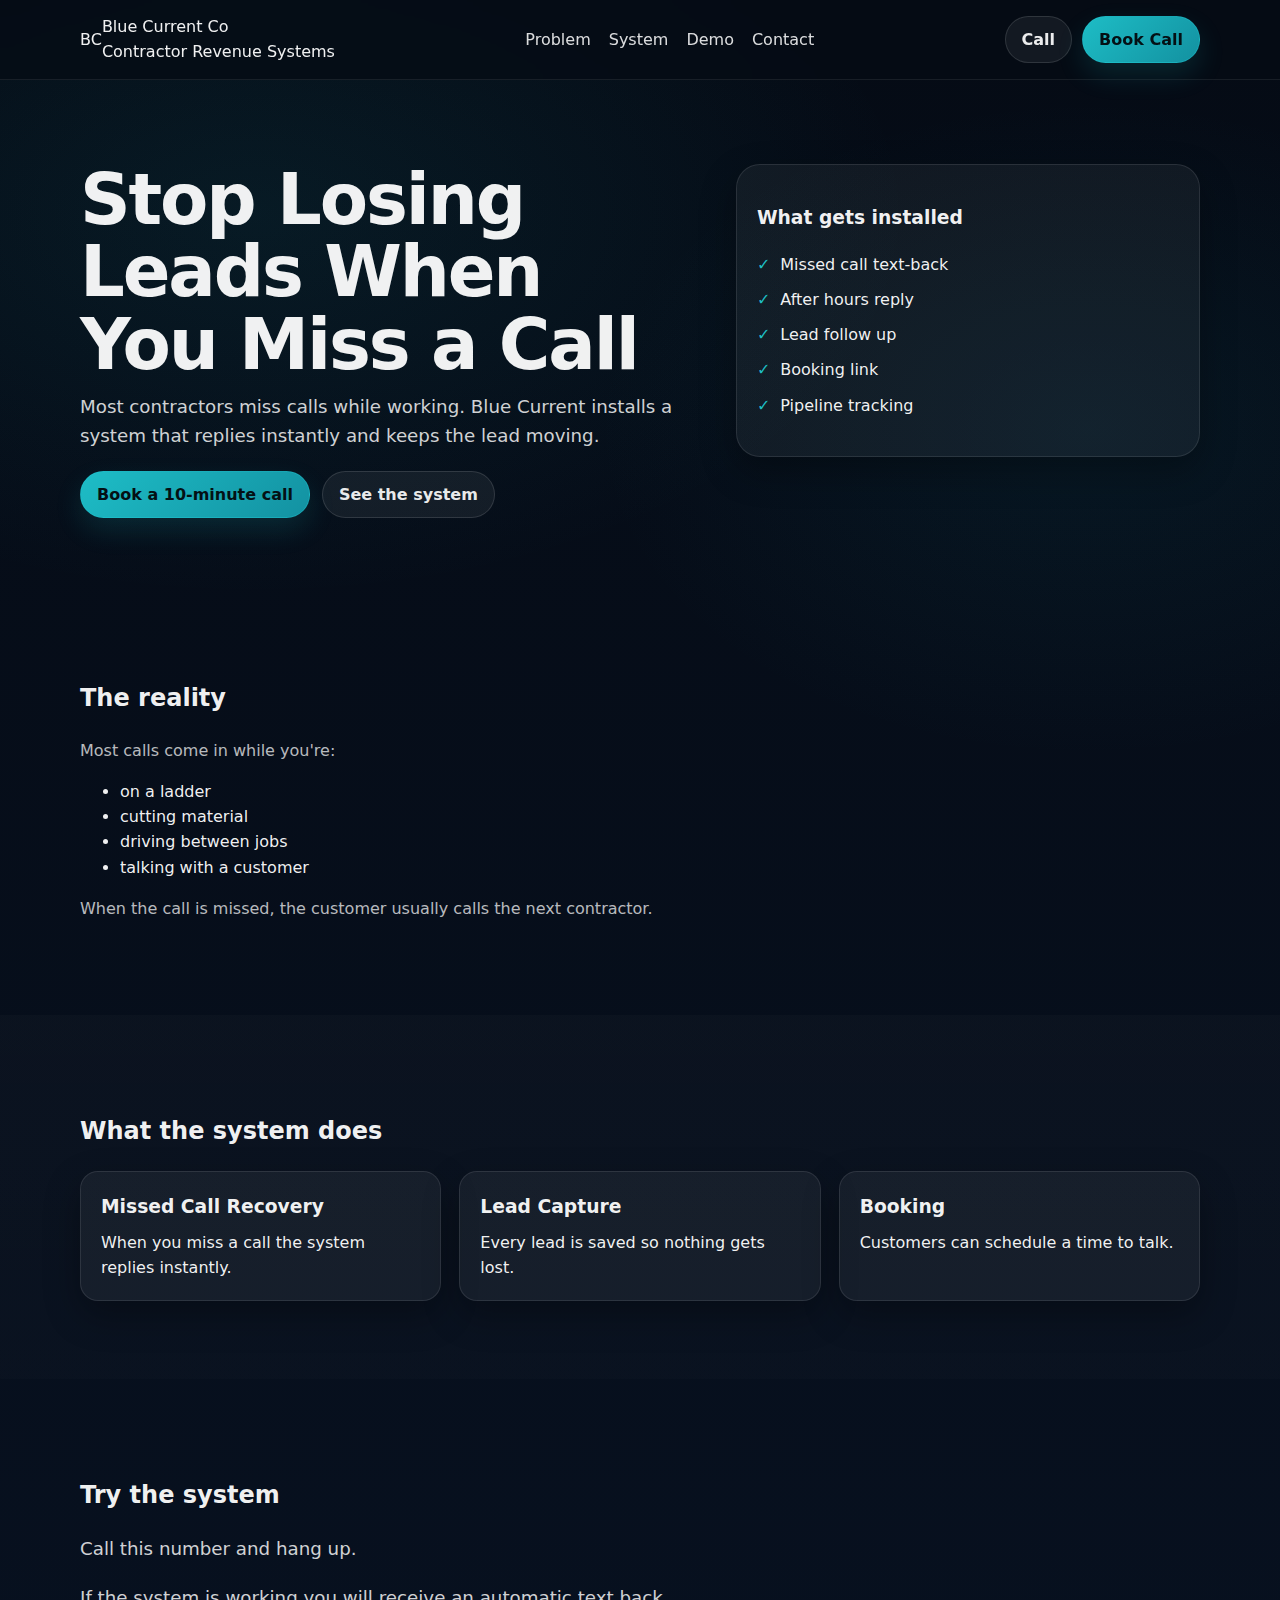
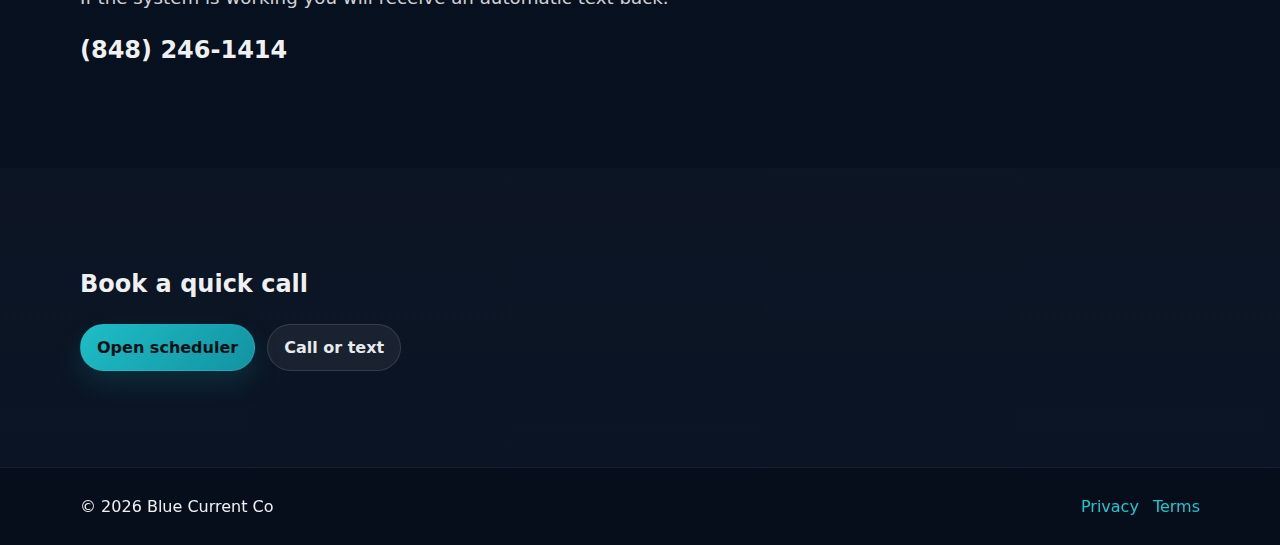
<file: index.html>
<!DOCTYPE html>
<html lang="en">
<head>
<meta charset="UTF-8">
<meta name="viewport" content="width=device-width, initial-scale=1.0">

<title>Missed Call Text Back for Contractors | Blue Current Co</title>

<meta name="description" content="Stop losing contractor leads when you miss a call. Blue Current installs missed-call text-back and follow-up systems so contractors stop leaking revenue.">

<link rel="stylesheet" href="./styles.css">
</head>

<body>

<header class="nav">
<div class="container nav__inner">

<div class="brand">
<div class="brand__mark">BC</div>
<div>
<div class="brand__name">Blue Current Co</div>
<div class="brand__tag">Contractor Revenue Systems</div>
</div>
</div>

<nav class="nav__links">
<a href="#problem">Problem</a>
<a href="#system">System</a>
<a href="#demo">Demo</a>
<a href="#contact">Contact</a>
</nav>

<div class="nav__cta">
<a class="btn btn--ghost" href="tel:+18482461414">Call</a>
<a class="btn btn--primary" href="#contact">Book Call</a>
</div>

</div>
</header>

<section class="hero">

<div class="container hero__grid">

<div>

<h1>Stop Losing Leads When You Miss a Call</h1>

<p class="lead">
Most contractors miss calls while working. Blue Current installs a system that replies instantly and keeps the lead moving.
</p>

<div class="hero__actions">
<a class="btn btn--primary" href="#contact">Book a 10-minute call</a>
<a class="btn btn--ghost" href="#system">See the system</a>
</div>

</div>

<div class="hero__card">

<h3>What gets installed</h3>

<ul class="checklist">
<li>Missed call text-back</li>
<li>After hours reply</li>
<li>Lead follow up</li>
<li>Booking link</li>
<li>Pipeline tracking</li>
</ul>

</div>

</div>

</section>

<section id="problem" class="section">

<div class="container">

<h2>The reality</h2>

<p class="muted">
Most calls come in while you're:
</p>

<ul class="bullets">
<li>on a ladder</li>
<li>cutting material</li>
<li>driving between jobs</li>
<li>talking with a customer</li>
</ul>

<p class="muted">
When the call is missed, the customer usually calls the next contractor.
</p>

</div>

</section>

<section id="system" class="section section--alt">

<div class="container">

<h2>What the system does</h2>

<div class="grid grid--3">

<div class="card">
<h3>Missed Call Recovery</h3>
<p>When you miss a call the system replies instantly.</p>
</div>

<div class="card">
<h3>Lead Capture</h3>
<p>Every lead is saved so nothing gets lost.</p>
</div>

<div class="card">
<h3>Booking</h3>
<p>Customers can schedule a time to talk.</p>
</div>

</div>

</div>

</section>

<section id="demo" class="section">

<div class="container">

<h2>Try the system</h2>

<p class="lead">
Call this number and hang up.
</p>

<p class="lead">
If the system is working you will receive an automatic text back.
</p>

<h2>(848) 246-1414</h2>

</div>

</section>

<section id="contact" class="section section--alt">

<div class="container">

<h2>Book a quick call</h2>

<div class="hero__actions">

<a class="btn btn--primary"
href="https://api.leadconnectorhq.com/widget/booking/3xIjQHhsnJEgyxwOATMp"
target="_blank">
Open scheduler
</a>

<a class="btn btn--ghost" href="tel:+18482461414">
Call or text
</a>

</div>

</div>

</section>

<footer class="footer">

<div class="container footer__inner">

<div>© <span id="year"></span> Blue Current Co</div>

<div class="footer__links">
<a href="./privacy.html">Privacy</a>
<a href="./terms.html">Terms</a>
</div>

</div>

</footer>

<script src="./script.js"></script>

</body>
</html>
</file>
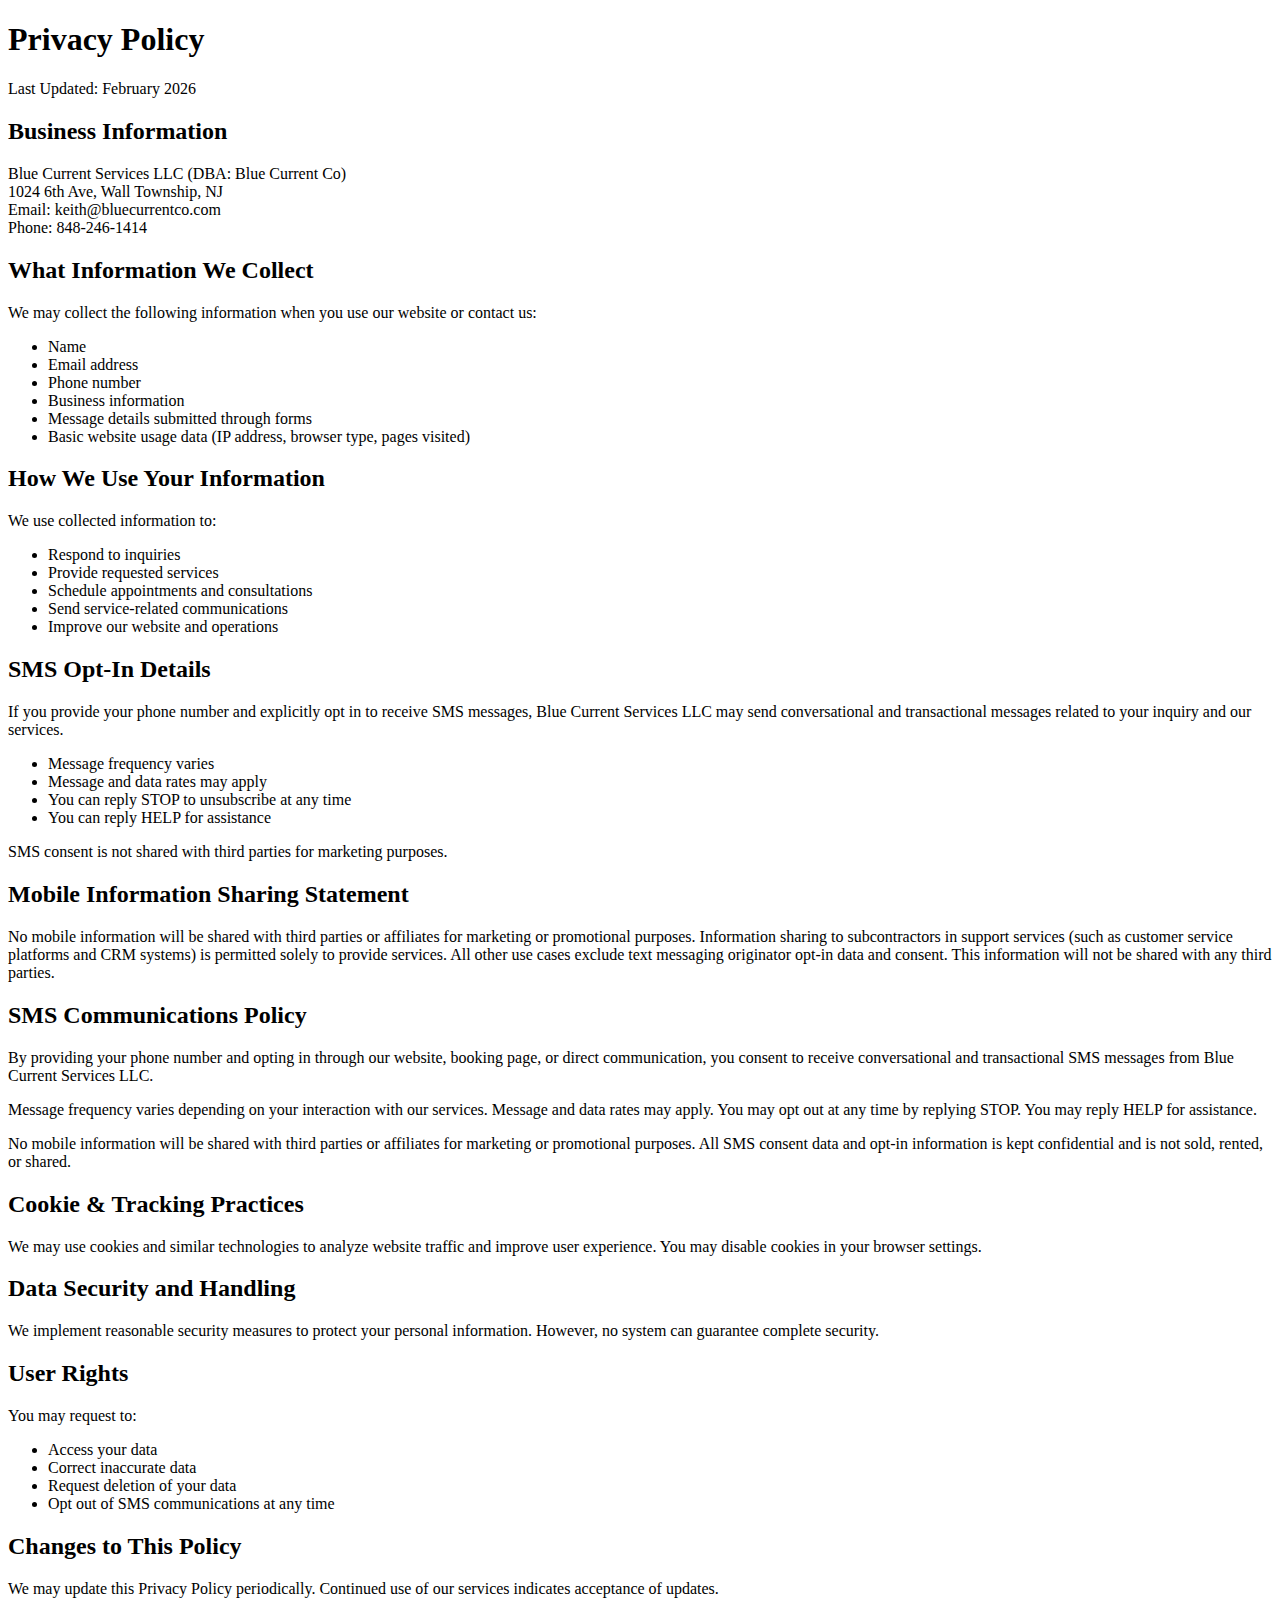
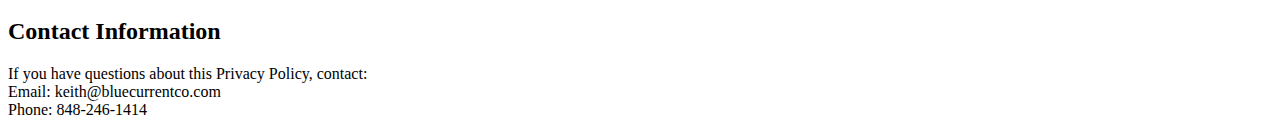
<file: privacy.html>
<!DOCTYPE html>
<html lang="en">
<head>
  <meta charset="UTF-8">
  <title>Privacy Policy | Blue Current Services LLC</title>
  <meta name="viewport" content="width=device-width, initial-scale=1.0">
</head>
<body>

<h1>Privacy Policy</h1>
<p>Last Updated: February 2026</p>

<h2>Business Information</h2>
<p>
Blue Current Services LLC (DBA: Blue Current Co)<br>
1024 6th Ave, Wall Township, NJ<br>
Email: keith@bluecurrentco.com<br>
Phone: 848-246-1414
</p>

<h2>What Information We Collect</h2>
<p>We may collect the following information when you use our website or contact us:</p>
<ul>
<li>Name</li>
<li>Email address</li>
<li>Phone number</li>
<li>Business information</li>
<li>Message details submitted through forms</li>
<li>Basic website usage data (IP address, browser type, pages visited)</li>
</ul>

<h2>How We Use Your Information</h2>
<p>We use collected information to:</p>
<ul>
<li>Respond to inquiries</li>
<li>Provide requested services</li>
<li>Schedule appointments and consultations</li>
<li>Send service-related communications</li>
<li>Improve our website and operations</li>
</ul>

<h2>SMS Opt-In Details</h2>
<p>
If you provide your phone number and explicitly opt in to receive SMS messages, 
Blue Current Services LLC may send conversational and transactional messages 
related to your inquiry and our services.
</p>

<ul>
<li>Message frequency varies</li>
<li>Message and data rates may apply</li>
<li>You can reply STOP to unsubscribe at any time</li>
<li>You can reply HELP for assistance</li>
</ul>

<p>
SMS consent is not shared with third parties for marketing purposes.
</p>

<h2>Mobile Information Sharing Statement</h2>
<p>
No mobile information will be shared with third parties or affiliates for marketing 
or promotional purposes. Information sharing to subcontractors in support services 
(such as customer service platforms and CRM systems) is permitted solely to provide services.
All other use cases exclude text messaging originator opt-in data and consent.
This information will not be shared with any third parties.
</p>

<h2>SMS Communications Policy</h2>
<p>
By providing your phone number and opting in through our website, booking page, or direct communication,
you consent to receive conversational and transactional SMS messages from Blue Current Services LLC.
</p>

<p>
Message frequency varies depending on your interaction with our services.
Message and data rates may apply.
You may opt out at any time by replying STOP.
You may reply HELP for assistance.
</p>

<p>
No mobile information will be shared with third parties or affiliates for marketing or promotional purposes.
All SMS consent data and opt-in information is kept confidential and is not sold, rented, or shared.
</p>

<h2>Cookie & Tracking Practices</h2>
<p>
We may use cookies and similar technologies to analyze website traffic and improve user experience.
You may disable cookies in your browser settings.
</p>

<h2>Data Security and Handling</h2>
<p>
We implement reasonable security measures to protect your personal information.
However, no system can guarantee complete security.
</p>

<h2>User Rights</h2>
<p>You may request to:</p>
<ul>
<li>Access your data</li>
<li>Correct inaccurate data</li>
<li>Request deletion of your data</li>
<li>Opt out of SMS communications at any time</li>
</ul>

<h2>Changes to This Policy</h2>
<p>
We may update this Privacy Policy periodically. Continued use of our services
indicates acceptance of updates.
</p>

<h2>Contact Information</h2>
<p>
If you have questions about this Privacy Policy, contact:<br>
Email: keith@bluecurrentco.com<br>
Phone: 848-246-1414
</p>

</body>
</html>
</file>
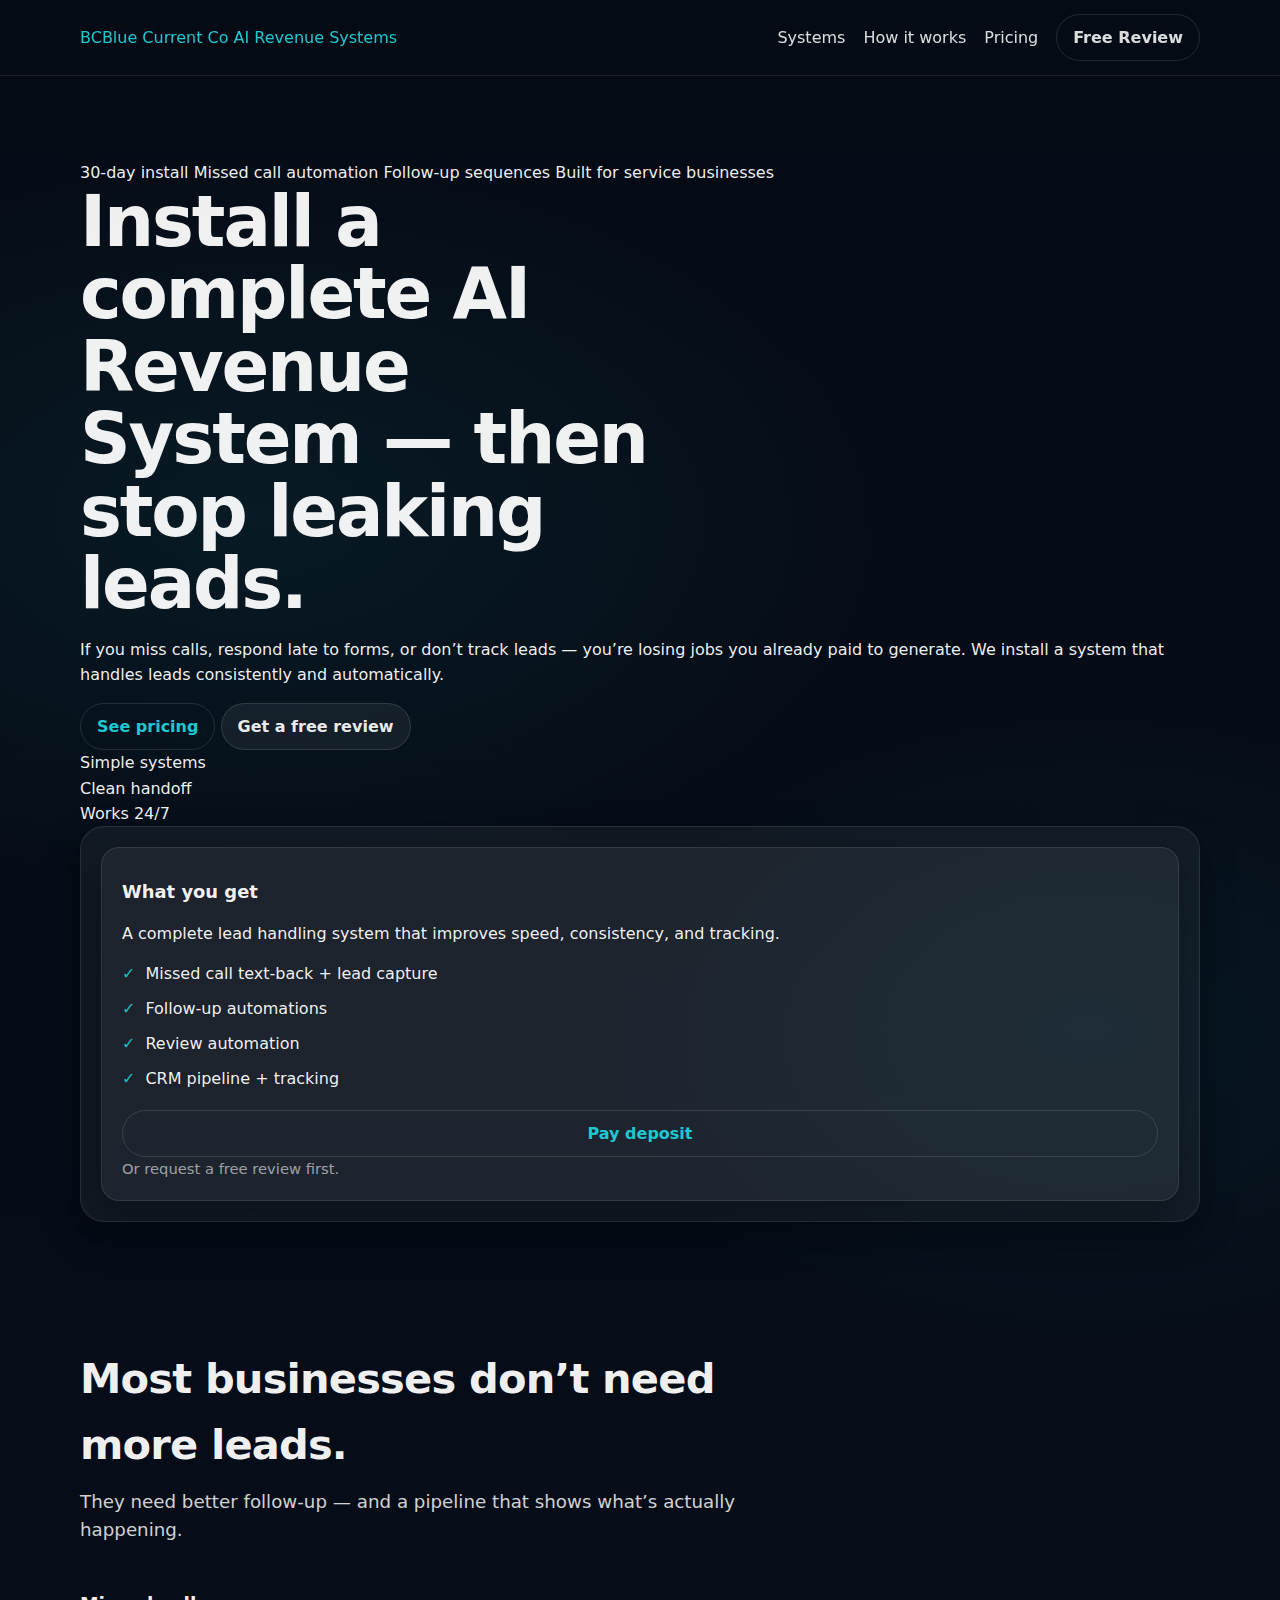
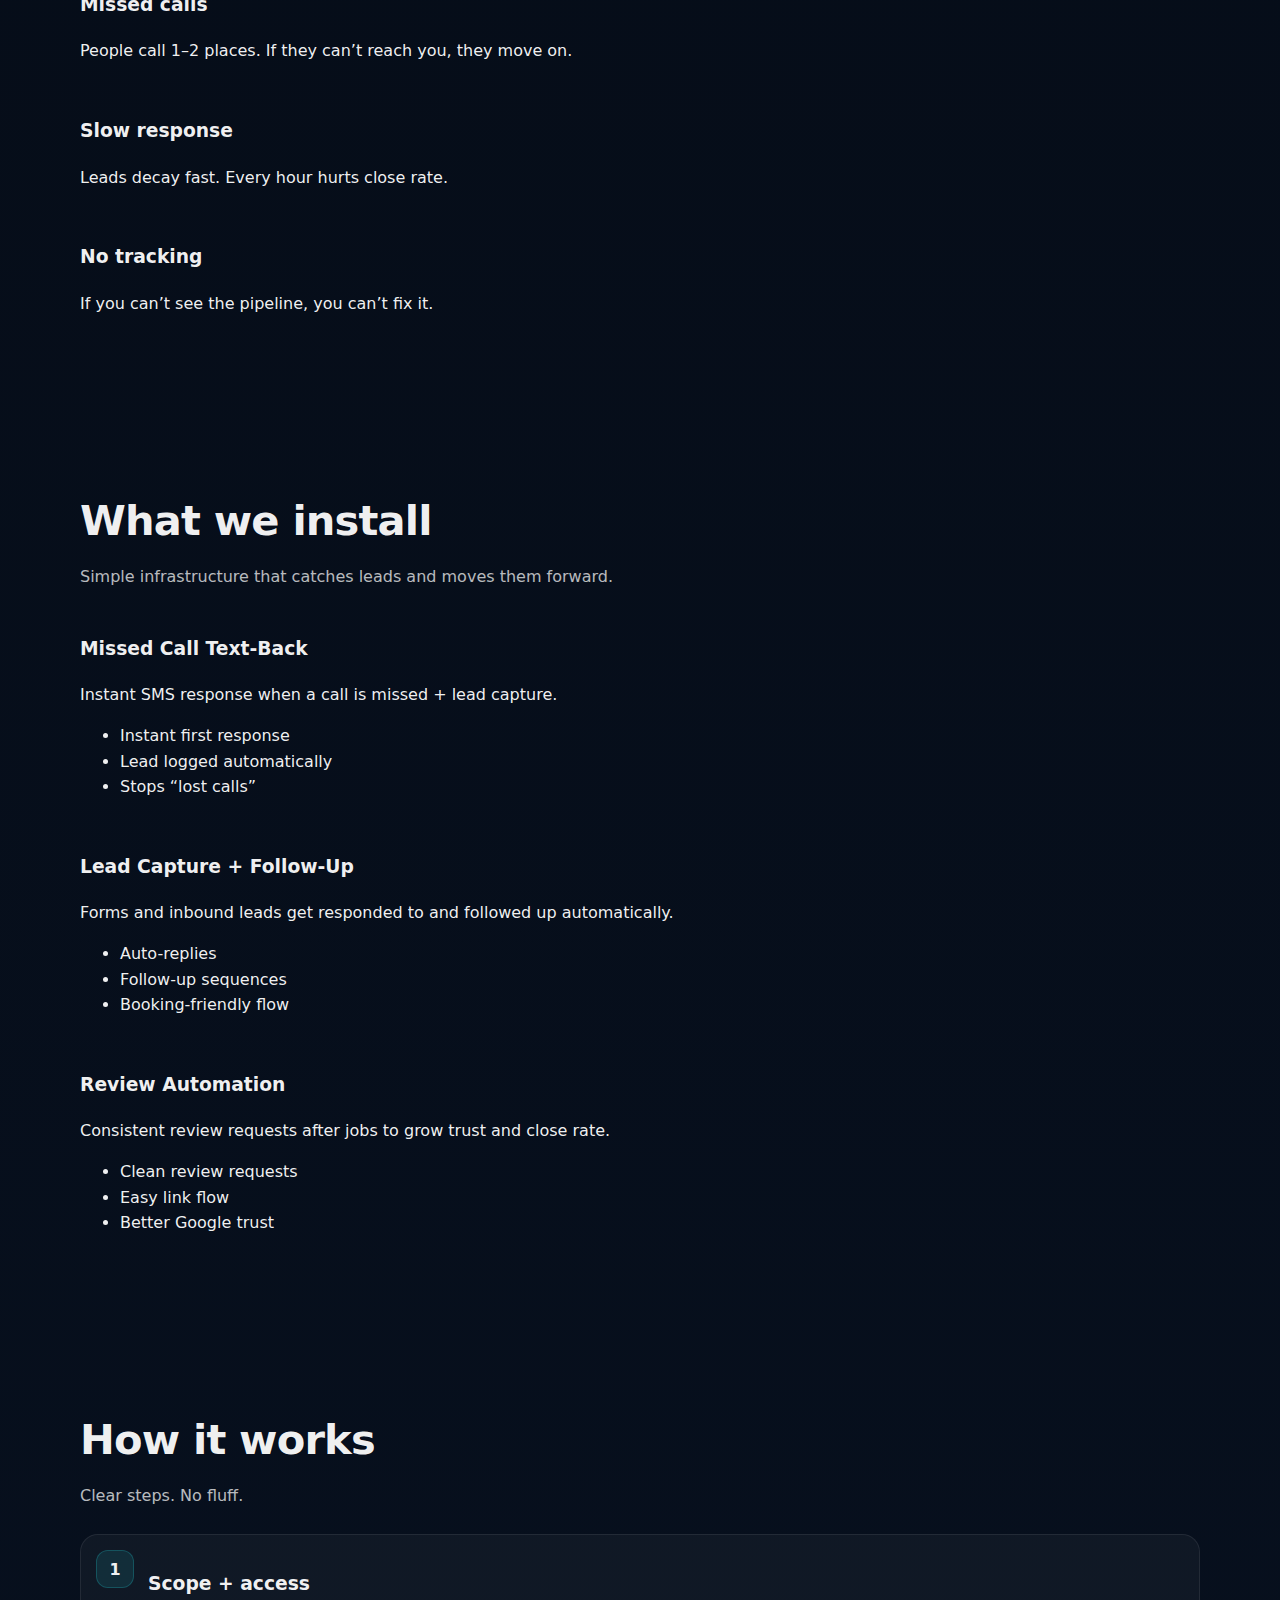
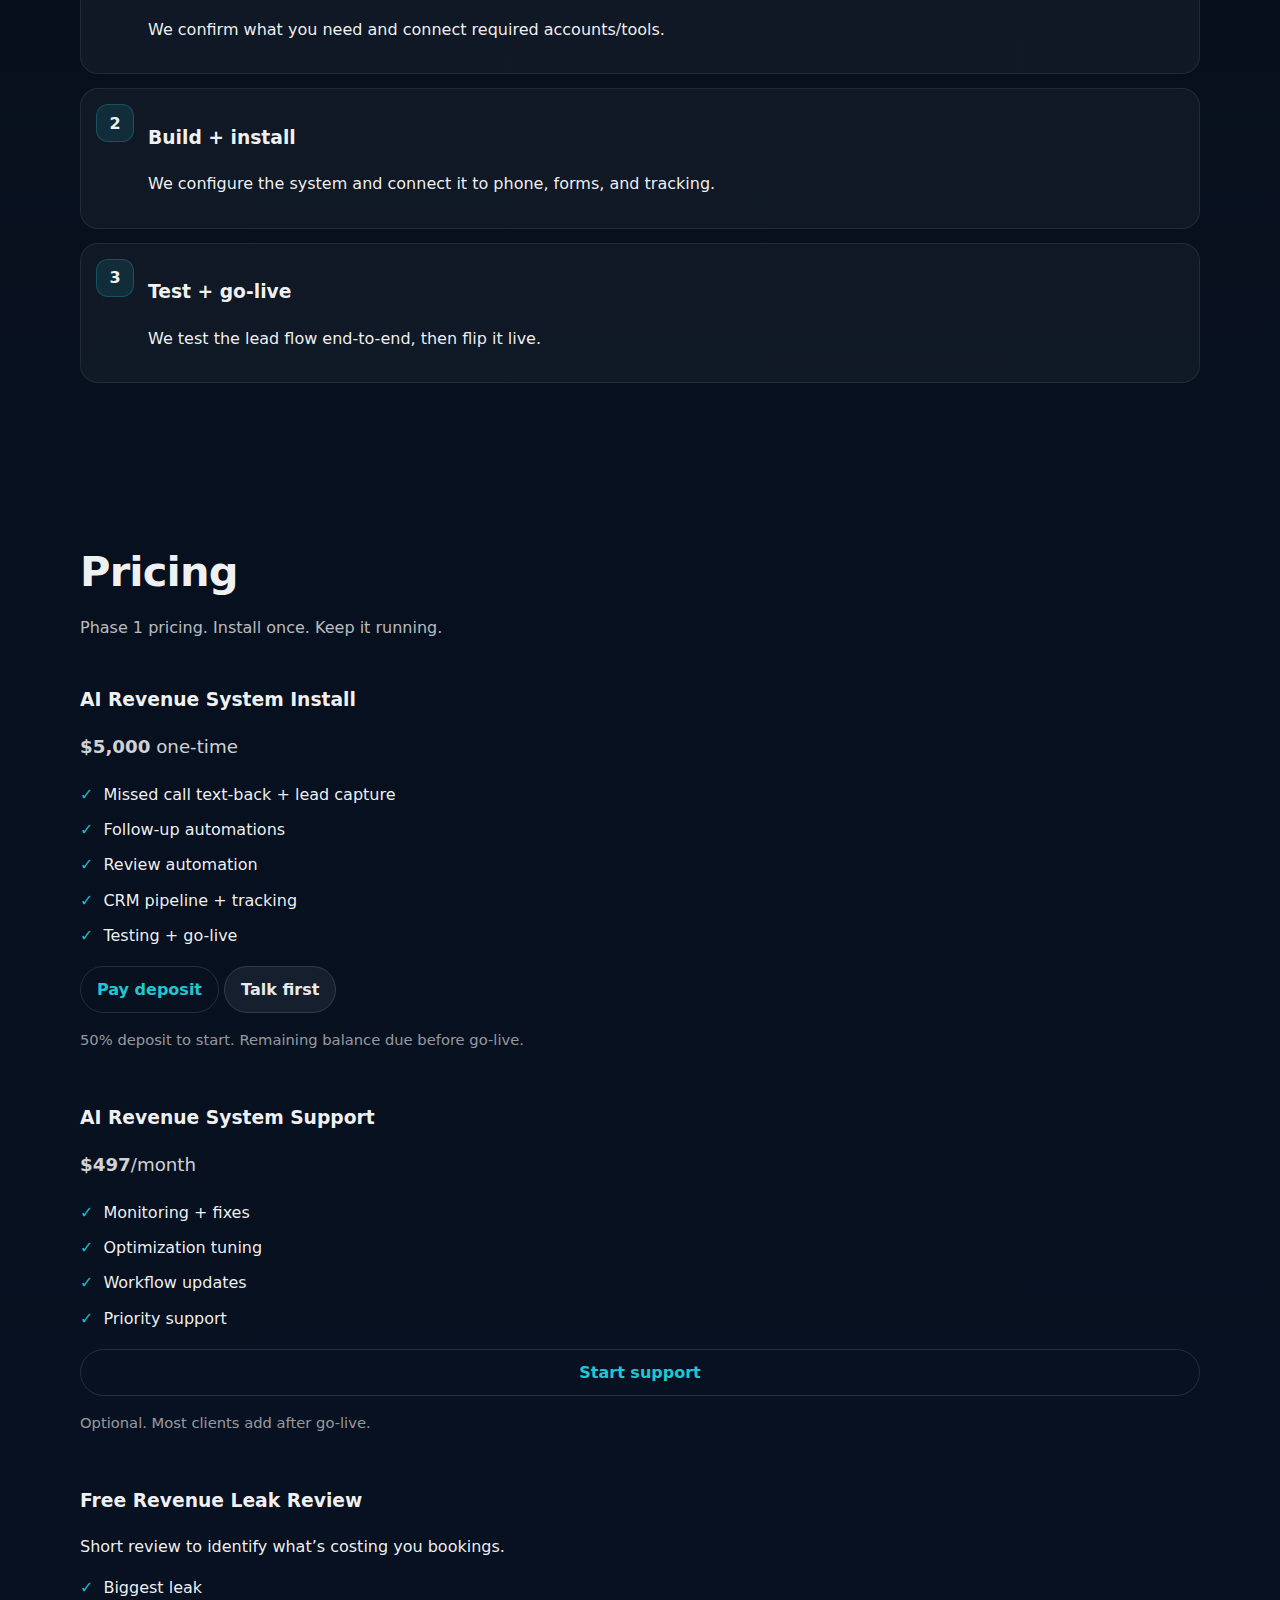
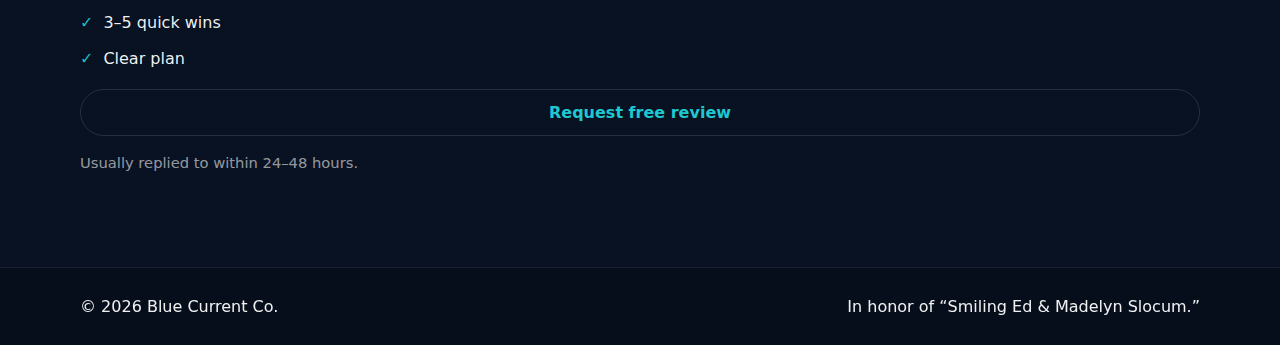
<file: revenue-system.html>
<!DOCTYPE html>
<html lang="en">
  <head>
    <meta charset="UTF-8" />
    <meta name="viewport" content="width=device-width, initial-scale=1.0" />
    <title>AI Revenue System Install | Blue Current Co</title>
    <meta
      name="description"
      content="AI Revenue System Install for service businesses: missed call text-back, lead follow-up automation, review automation, and pipeline tracking."
    />
    <link rel="stylesheet" href="styles.css" />
  </head>

  <body>
    <!-- NAV -->
    <header class="nav">
      <div class="container nav__inner">
        <a class="brand" href="/">
          <span class="brand__mark" aria-hidden="true">BC</span>
          <span class="brand__text">
            <span class="brand__name">Blue Current Co</span>
            <span class="brand__tag">AI Revenue Systems</span>
          </span>
        </a>

        <nav class="nav__links" aria-label="Primary navigation">
          <a href="/#systems">Systems</a>
          <a href="/#how">How it works</a>
          <a href="#pricing">Pricing</a>
          <a href="/#contact" class="btn btn--small">Free Review</a>
        </nav>

        <!-- Mobile menu button -->
        <button
          class="nav__toggle"
          type="button"
          aria-label="Open menu"
          aria-controls="mobileNav"
          aria-expanded="false"
        >
          <span class="nav__toggleBars" aria-hidden="true"></span>
        </button>
      </div>

      <!-- Mobile dropdown -->
      <div class="nav__mobile" id="mobileNav" hidden>
        <div class="container nav__mobileInner">
          <a href="/#systems" class="nav__mobileLink">Systems</a>
          <a href="/#how" class="nav__mobileLink">How it works</a>
          <a href="#pricing" class="nav__mobileLink">Pricing</a>
          <a href="/#contact" class="btn btn--full">Free Review</a>
        </div>
      </div>
    </header>

    <main>
      <!-- HERO -->
      <section class="hero">
        <div class="container hero__inner">
          <div class="hero__copy">
            <div class="badge-row">
              <span class="badge">30-day install</span>
              <span class="badge">Missed call automation</span>
              <span class="badge">Follow-up sequences</span>
              <span class="badge badge--rugged">Built for service businesses</span>
            </div>

            <h1>Install a complete AI Revenue System — then stop leaking leads.</h1>

            <p class="subhead">
              If you miss calls, respond late to forms, or don’t track leads — you’re losing jobs you already paid to
              generate. We install a system that handles leads consistently and automatically.
            </p>

            <div class="cta-row">
              <a class="btn" href="#pricing">See pricing</a>
              <a class="btn btn--ghost" href="/#contact">Get a free review</a>
            </div>

            <div class="trust-row">
              <div class="trust-pill">Simple systems</div>
              <div class="trust-pill">Clean handoff</div>
              <div class="trust-pill">Works 24/7</div>
            </div>
          </div>

          <aside class="hero__card">
            <div class="card">
              <h2 class="card__title">What you get</h2>
              <p class="card__text">A complete lead handling system that improves speed, consistency, and tracking.</p>

              <ul class="checklist">
                <li>Missed call text-back + lead capture</li>
                <li>Follow-up automations</li>
                <li>Review automation</li>
                <li>CRM pipeline + tracking</li>
              </ul>

              <a class="btn btn--full" href="PASTE_DEPOSIT_LINK_HERE" target="_blank" rel="noopener">Pay deposit</a>
              <p class="tiny muted">Or request a free review first.</p>
            </div>
          </aside>
        </div>
      </section>

      <!-- PROBLEM -->
      <section class="section section--muted">
        <div class="container">
          <div class="section__head">
            <h2>Most businesses don’t need more leads.</h2>
            <p class="lead">They need better follow-up — and a pipeline that shows what’s actually happening.</p>
          </div>

          <div class="grid">
            <div class="tile">
              <h3>Missed calls</h3>
              <p>People call 1–2 places. If they can’t reach you, they move on.</p>
            </div>
            <div class="tile">
              <h3>Slow response</h3>
              <p>Leads decay fast. Every hour hurts close rate.</p>
            </div>
            <div class="tile">
              <h3>No tracking</h3>
              <p>If you can’t see the pipeline, you can’t fix it.</p>
            </div>
          </div>
        </div>
      </section>

      <!-- WHAT WE INSTALL -->
      <section class="section" id="included">
        <div class="container">
          <div class="section__head">
            <h2>What we install</h2>
            <p class="muted">Simple infrastructure that catches leads and moves them forward.</p>
          </div>

          <div class="grid">
            <article class="tile">
              <h3>Missed Call Text-Back</h3>
              <p>Instant SMS response when a call is missed + lead capture.</p>
              <ul class="bullets">
                <li>Instant first response</li>
                <li>Lead logged automatically</li>
                <li>Stops “lost calls”</li>
              </ul>
            </article>

            <article class="tile">
              <h3>Lead Capture + Follow-Up</h3>
              <p>Forms and inbound leads get responded to and followed up automatically.</p>
              <ul class="bullets">
                <li>Auto-replies</li>
                <li>Follow-up sequences</li>
                <li>Booking-friendly flow</li>
              </ul>
            </article>

            <article class="tile">
              <h3>Review Automation</h3>
              <p>Consistent review requests after jobs to grow trust and close rate.</p>
              <ul class="bullets">
                <li>Clean review requests</li>
                <li>Easy link flow</li>
                <li>Better Google trust</li>
              </ul>
            </article>
          </div>
        </div>
      </section>

      <!-- HOW IT WORKS -->
      <section class="section section--muted" id="how">
        <div class="container">
          <div class="section__head">
            <h2>How it works</h2>
            <p class="muted">Clear steps. No fluff.</p>
          </div>

          <div class="steps">
            <div class="step">
              <div class="step__num">1</div>
              <div>
                <h3>Scope + access</h3>
                <p>We confirm what you need and connect required accounts/tools.</p>
              </div>
            </div>

            <div class="step">
              <div class="step__num">2</div>
              <div>
                <h3>Build + install</h3>
                <p>We configure the system and connect it to phone, forms, and tracking.</p>
              </div>
            </div>

            <div class="step">
              <div class="step__num">3</div>
              <div>
                <h3>Test + go-live</h3>
                <p>We test the lead flow end-to-end, then flip it live.</p>
              </div>
            </div>
          </div>
        </div>
      </section>

      <!-- PRICING -->
      <section class="section" id="pricing">
        <div class="container">
          <div class="section__head">
            <h2>Pricing</h2>
            <p class="muted">Phase 1 pricing. Install once. Keep it running.</p>
          </div>

          <div class="grid">
            <article class="tile">
              <h3>AI Revenue System Install</h3>
              <p class="lead"><strong>$5,000</strong> one-time</p>
              <ul class="checklist">
                <li>Missed call text-back + lead capture</li>
                <li>Follow-up automations</li>
                <li>Review automation</li>
                <li>CRM pipeline + tracking</li>
                <li>Testing + go-live</li>
              </ul>

              <div class="cta-row" style="margin-top: 14px;">
                <a class="btn" href="https://buy.stripe.com/8x23cw6z66HSad761H7kc00" target="_blank" rel="noopener">Pay deposit</a>
                <a class="btn btn--ghost" href="/#contact">Talk first</a>
              </div>

              <p class="tiny muted">50% deposit to start. Remaining balance due before go-live.</p>
            </article>

            <article class="tile">
              <h3>AI Revenue System Support</h3>
              <p class="lead"><strong>$497</strong>/month</p>
              <ul class="checklist">
                <li>Monitoring + fixes</li>
                <li>Optimization tuning</li>
                <li>Workflow updates</li>
                <li>Priority support</li>
              </ul>

              <a class="btn btn--full" href="PASTE_SUPPORT_LINK_HERE" target="_blank" rel="noopener">Start support</a>
              <p class="tiny muted">Optional. Most clients add after go-live.</p>
            </article>

            <article class="tile">
              <h3>Free Revenue Leak Review</h3>
              <p>Short review to identify what’s costing you bookings.</p>
              <ul class="checklist">
                <li>Biggest leak</li>
                <li>3–5 quick wins</li>
                <li>Clear plan</li>
              </ul>
              <a class="btn btn--full" href="/#contact">Request free review</a>
              <p class="tiny muted">Usually replied to within 24–48 hours.</p>
            </article>
          </div>
        </div>
      </section>
    </main>

    <footer class="footer">
      <div class="container footer__inner">
        <div>© <span id="year"></span> Blue Current Co.</div>
        <div class="footer__right">In honor of “Smiling Ed & Madelyn Slocum.”</div>
      </div>
    </footer>

    <script>
      document.getElementById("year").textContent = new Date().getFullYear();

      // Mobile nav toggle
      const btn = document.querySelector(".nav__toggle");
      const panel = document.getElementById("mobileNav");

      if (btn && panel) {
        const close = () => {
          btn.setAttribute("aria-expanded", "false");
          btn.setAttribute("aria-label", "Open menu");
          panel.hidden = true;
        };
        const open = () => {
          btn.setAttribute("aria-expanded", "true");
          btn.setAttribute("aria-label", "Close menu");
          panel.hidden = false;
        };

        btn.addEventListener("click", () => {
          const expanded = btn.getAttribute("aria-expanded") === "true";
          expanded ? close() : open();
        });

        panel.addEventListener("click", (e) => {
          if (e.target && e.target.matches("a")) close();
        });

        document.addEventListener("keydown", (e) => {
          if (e.key === "Escape") close();
        });
      }
    </script>
  </body>
</html>
</file>
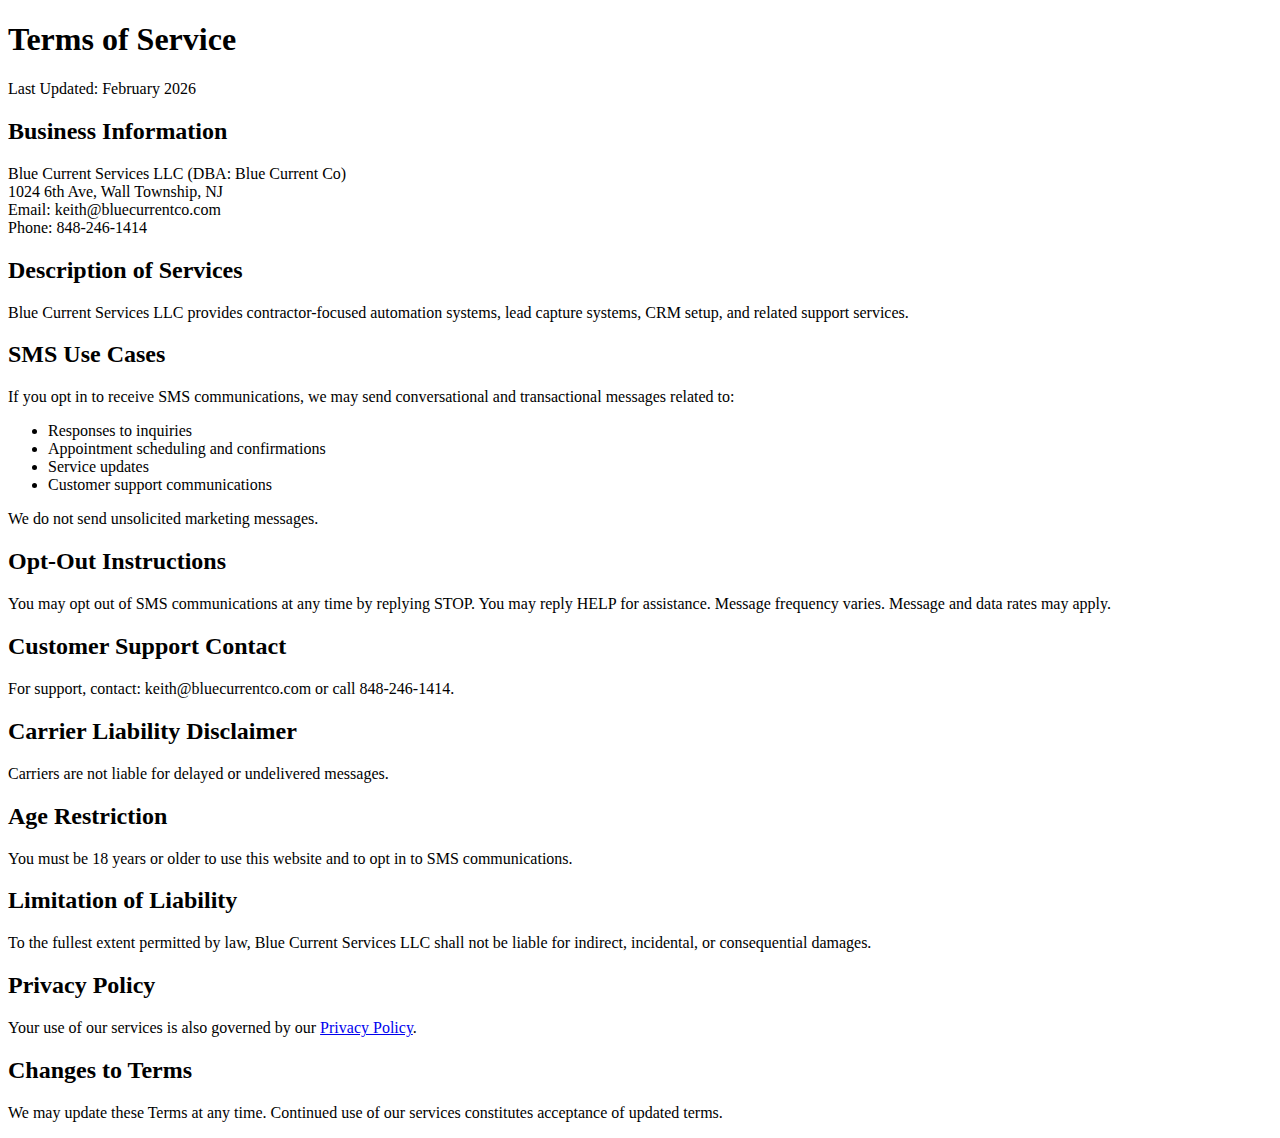
<file: terms.html>
<!DOCTYPE html>
<html lang="en">
<head>
  <meta charset="UTF-8">
  <title>Terms of Service | Blue Current Services LLC</title>
  <meta name="viewport" content="width=device-width, initial-scale=1.0">
</head>
<body>

<h1>Terms of Service</h1>
<p>Last Updated: February 2026</p>

<h2>Business Information</h2>
<p>
Blue Current Services LLC (DBA: Blue Current Co)<br>
1024 6th Ave, Wall Township, NJ<br>
Email: keith@bluecurrentco.com<br>
Phone: 848-246-1414
</p>

<h2>Description of Services</h2>
<p>
Blue Current Services LLC provides contractor-focused automation systems, 
lead capture systems, CRM setup, and related support services.
</p>

<h2>SMS Use Cases</h2>
<p>
If you opt in to receive SMS communications, we may send conversational 
and transactional messages related to:
</p>

<ul>
<li>Responses to inquiries</li>
<li>Appointment scheduling and confirmations</li>
<li>Service updates</li>
<li>Customer support communications</li>
</ul>

<p>
We do not send unsolicited marketing messages.
</p>

<h2>Opt-Out Instructions</h2>
<p>
You may opt out of SMS communications at any time by replying STOP.
You may reply HELP for assistance.
Message frequency varies.
Message and data rates may apply.
</p>

<h2>Customer Support Contact</h2>
<p>
For support, contact:
keith@bluecurrentco.com
or call 848-246-1414.
</p>

<h2>Carrier Liability Disclaimer</h2>
<p>
Carriers are not liable for delayed or undelivered messages.
</p>

<h2>Age Restriction</h2>
<p>
You must be 18 years or older to use this website and to opt in to SMS communications.
</p>

<h2>Limitation of Liability</h2>
<p>
To the fullest extent permitted by law, Blue Current Services LLC 
shall not be liable for indirect, incidental, or consequential damages.
</p>

<h2>Privacy Policy</h2>
<p>
Your use of our services is also governed by our 
<a href="privacy.html">Privacy Policy</a>.
</p>

<h2>Changes to Terms</h2>
<p>
We may update these Terms at any time. Continued use of our services 
constitutes acceptance of updated terms.
</p>

</body>
</html>
</file>
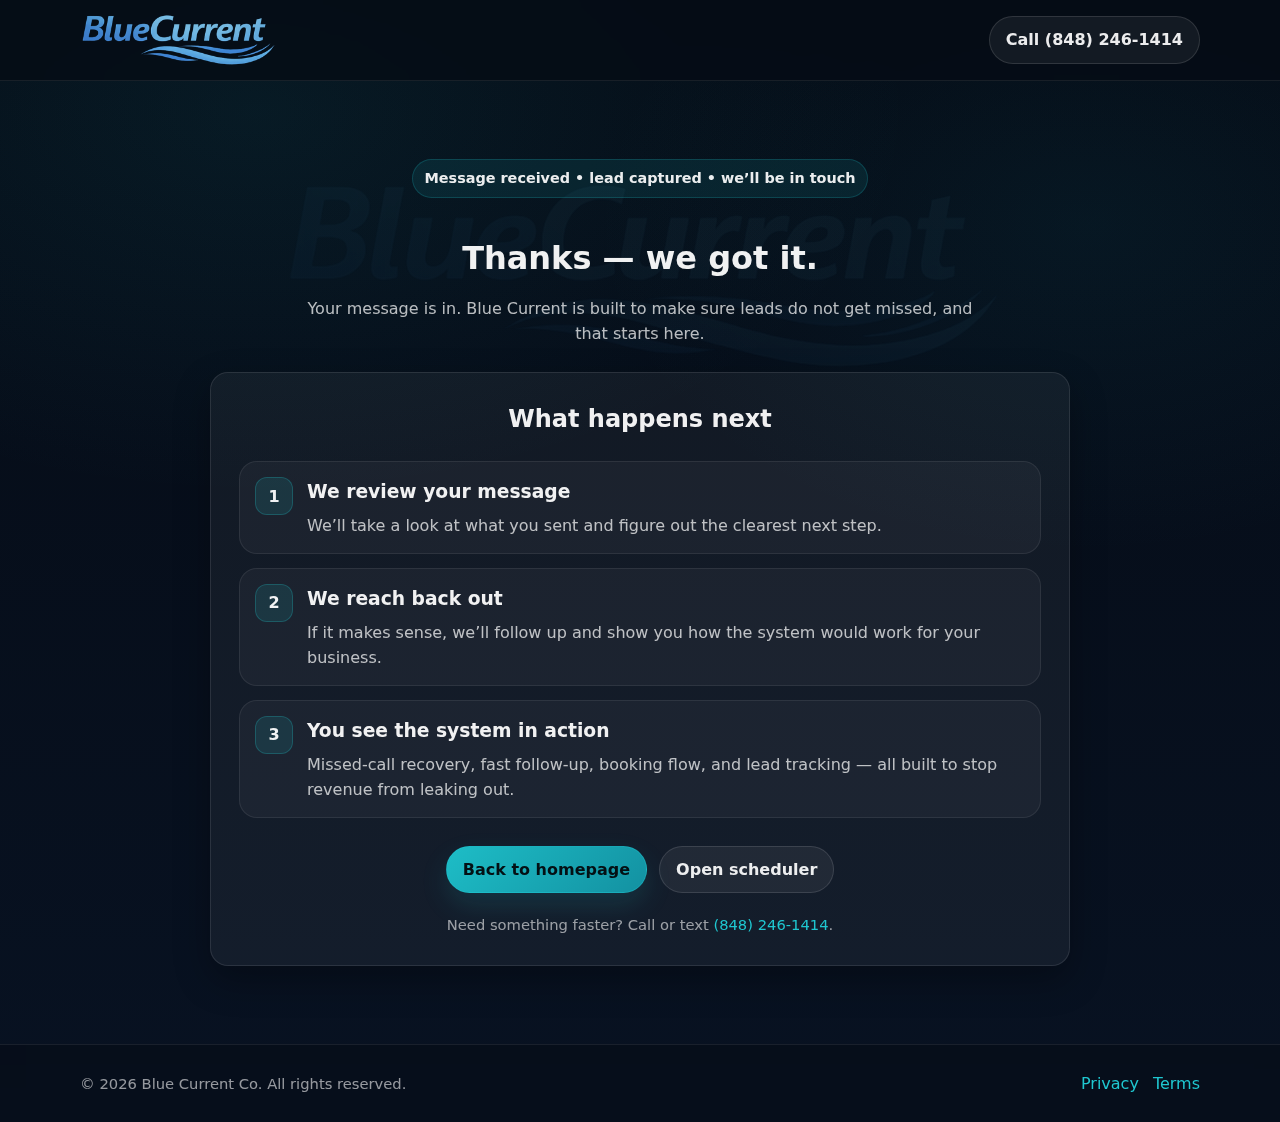
<file: thank-you.html>
<!DOCTYPE html>
<html lang="en">
  <head>
    <meta charset="UTF-8" />
    <meta name="viewport" content="width=device-width, initial-scale=1.0" />

    <title>Thanks | Blue Current Co</title>
    <meta
      name="description"
      content="Thanks for reaching out to Blue Current Co. Your message was received and we’ll follow up shortly."
    />

    <link rel="stylesheet" href="./styles.css" />
  </head>

  <body id="top">
    <div class="bg-logo" aria-hidden="true"></div>

    <header class="nav nav--glass">
      <div class="container nav__inner">
        <a class="brand" href="./index.html" aria-label="Blue Current Co">
          <img src="./logo.png" alt="Blue Current Co" class="brand__logo" />
        </a>

        <div class="nav__cta">
          <a class="btn btn--ghost nav__callBtn" href="tel:+18482461414">Call (848) 246-1414</a>
        </div>
      </div>
    </header>

    <main class="section">
      <div class="container" style="max-width: 860px;">
        <div class="section__head" style="text-align: center; max-width: 100%;">
          <div class="pill">Message received • lead captured • we’ll be in touch</div>
          <h1 style="margin-bottom: 12px;">Thanks — we got it.</h1>
          <p class="muted" style="max-width: 680px; margin: 0 auto;">
            Your message is in. Blue Current is built to make sure leads do not get missed,
            and that starts here.
          </p>
        </div>

        <div class="card" style="padding: 28px; text-align: center;">
          <h2 style="margin-top: 0;">What happens next</h2>

          <div class="steps" style="margin-top: 22px; text-align: left;">
            <div class="step">
              <div class="step__num">1</div>
              <div class="step__body">
                <h3>We review your message</h3>
                <p class="muted">
                  We’ll take a look at what you sent and figure out the clearest next step.
                </p>
              </div>
            </div>

            <div class="step">
              <div class="step__num">2</div>
              <div class="step__body">
                <h3>We reach back out</h3>
                <p class="muted">
                  If it makes sense, we’ll follow up and show you how the system would work for your business.
                </p>
              </div>
            </div>

            <div class="step">
              <div class="step__num">3</div>
              <div class="step__body">
                <h3>You see the system in action</h3>
                <p class="muted">
                  Missed-call recovery, fast follow-up, booking flow, and lead tracking — all built to stop revenue from leaking out.
                </p>
              </div>
            </div>
          </div>

          <div class="hero__actions hero__actions--center" style="margin-top: 28px;">
            <a class="btn btn--primary" href="./index.html">Back to homepage</a>
            <a
              class="btn btn--ghost"
              href="https://api.leadconnectorhq.com/widget/booking/3xIjQHhsnJEgyxwOATMp"
              target="_blank"
              rel="noopener"
            >
              Open scheduler
            </a>
          </div>

          <p class="tiny" style="margin-top: 20px; margin-bottom: 0;">
            Need something faster? Call or text
            <a href="tel:+18482461414">(848) 246-1414</a>.
          </p>
        </div>
      </div>
    </main>

    <footer class="footer">
      <div class="container footer__inner">
        <div class="muted tiny">© <span id="year"></span> Blue Current Co. All rights reserved.</div>
        <div class="footer__links">
          <a href="./privacy.html">Privacy</a>
          <a href="./terms.html">Terms</a>
        </div>
      </div>
    </footer>

    <script src="./script.js"></script>
  </body>
</html>
</file>
<file: styles.css>
:root {
  --bg: #050b15;
  --bg2: #081222;
  --card: rgba(255, 255, 255, 0.06);
  --border: rgba(255, 255, 255, 0.1);
  --text: rgba(255, 255, 255, 0.94);
  --muted: rgba(255, 255, 255, 0.72);
  --muted2: rgba(255, 255, 255, 0.58);
  --accent: #1fc7d0;
  --accent2: #1499a9;
  --shadow: 0 14px 36px rgba(0, 0, 0, 0.3);
  --radius: 24px;
  --radius2: 18px;
}

* {
  box-sizing: border-box;
}

html,
body {
  margin: 0;
  padding: 0;
}

html {
  scroll-behavior: smooth;
}

body {
  font-family: system-ui, -apple-system, Segoe UI, Roboto, Arial, sans-serif;
  background:
    radial-gradient(1200px 700px at 20% 10%, rgba(31, 199, 208, 0.08), transparent 55%),
    radial-gradient(900px 600px at 85% 20%, rgba(20, 153, 169, 0.08), transparent 55%),
    linear-gradient(180deg, var(--bg), var(--bg2));
  color: var(--text);
  line-height: 1.58;
  position: relative;
  overflow-x: hidden;
}

.bg-logo {
  position: fixed;
  inset: 0;
  pointer-events: none;
  background-image: url("./logo.png");
  background-repeat: no-repeat;
  background-position: center 180px;
  background-size: min(720px, 70vw);
  opacity: 0.045;
  z-index: 0;
}

body > * {
  position: relative;
  z-index: 1;
}

a {
  color: var(--accent);
  text-decoration: none;
}

a:hover {
  text-decoration: underline;
}

.container {
  width: min(1120px, 92%);
  margin: 0 auto;
}

.muted {
  color: var(--muted);
}

.tiny {
  font-size: 0.92rem;
  color: var(--muted2);
}

.top-gap {
  margin-top: 18px;
}

.section {
  padding: 78px 0;
}

.section--alt {
  padding: 78px 0;
  background: linear-gradient(180deg, rgba(255, 255, 255, 0.02), rgba(255, 255, 255, 0.01));
}

.section__head {
  margin-bottom: 26px;
  max-width: 760px;
}

.section__head h2 {
  margin: 0 0 10px;
  font-size: clamp(2rem, 4vw, 2.6rem);
  letter-spacing: -0.02em;
}

.section__head p {
  margin: 0;
}

/* NAV */
.nav {
  position: sticky;
  top: 0;
  z-index: 30;
  background: rgba(5, 11, 21, 0.78);
  backdrop-filter: blur(10px);
  border-bottom: 1px solid rgba(255, 255, 255, 0.08);
}

.nav__inner {
  display: flex;
  align-items: center;
  justify-content: space-between;
  padding: 14px 0;
  gap: 16px;
}

.brand {
  display: flex;
  align-items: center;
  min-width: 0;
}

.brand__logo {
  height: 52px;
  width: auto;
  display: block;
}

.nav__links {
  display: flex;
  gap: 18px;
  align-items: center;
}

.nav__links a {
  color: rgba(255, 255, 255, 0.86);
}

.nav__links a:hover {
  color: #fff;
}

.nav__cta {
  display: flex;
  align-items: center;
  gap: 10px;
}

.nav__toggle {
  display: none;
  width: 44px;
  height: 44px;
  border-radius: 14px;
  border: 1px solid rgba(255, 255, 255, 0.12);
  background: rgba(255, 255, 255, 0.06);
  cursor: pointer;
}

.nav__toggleBars {
  display: block;
  width: 18px;
  height: 2px;
  margin: 0 auto;
  background: rgba(255, 255, 255, 0.85);
  position: relative;
}

.nav__toggleBars::before,
.nav__toggleBars::after {
  content: "";
  position: absolute;
  left: 0;
  width: 18px;
  height: 2px;
  background: rgba(255, 255, 255, 0.85);
}

.nav__toggleBars::before {
  top: -6px;
}

.nav__toggleBars::after {
  top: 6px;
}

.nav__mobile {
  border-top: 1px solid rgba(255, 255, 255, 0.08);
  background: rgba(5, 11, 21, 0.92);
  backdrop-filter: blur(10px);
}

.nav__mobileInner {
  padding: 14px 0 18px;
  display: grid;
  gap: 12px;
}

.nav__mobileInner a {
  color: rgba(255, 255, 255, 0.9);
}

.nav__mobileInner a:hover {
  color: #fff;
}

/* BUTTONS */
.btn {
  display: inline-flex;
  align-items: center;
  justify-content: center;
  padding: 10px 16px;
  border-radius: 999px;
  border: 1px solid rgba(255, 255, 255, 0.12);
  gap: 10px;
  font-weight: 700;
  cursor: pointer;
  text-decoration: none;
  transition: transform 0.15s ease, opacity 0.15s ease;
}

.btn:hover {
  text-decoration: none;
  transform: translateY(-1px);
  opacity: 0.98;
}

.btn--primary {
  background: linear-gradient(135deg, rgba(31, 199, 208, 0.95), rgba(20, 153, 169, 0.95));
  color: #041014;
  border-color: rgba(31, 199, 208, 0.35);
  box-shadow: 0 12px 28px rgba(31, 199, 208, 0.14);
}

.btn--ghost {
  background: rgba(255, 255, 255, 0.06);
  color: rgba(255, 255, 255, 0.92);
}

.btn--full {
  width: 100%;
}

/* HERO */
.hero {
  padding: 84px 0 46px;
}

.hero__grid {
  display: grid;
  grid-template-columns: 1.15fr 0.85fr;
  gap: 28px;
  align-items: start;
}

.pill {
  display: inline-flex;
  align-items: center;
  padding: 7px 12px;
  border-radius: 999px;
  background: rgba(31, 199, 208, 0.1);
  border: 1px solid rgba(31, 199, 208, 0.2);
  color: rgba(255, 255, 255, 0.92);
  margin-bottom: 14px;
  font-weight: 700;
  font-size: 0.9rem;
}

.hero h1 {
  margin: 0 0 12px;
  font-size: clamp(2.7rem, 6vw, 4.4rem);
  letter-spacing: -0.03em;
  line-height: 1.03;
  max-width: 12ch;
}

.lead {
  font-size: 1.14rem;
  color: rgba(255, 255, 255, 0.82);
  margin: 0 0 20px;
  max-width: 58ch;
}

.hero__actions {
  display: flex;
  gap: 12px;
  flex-wrap: wrap;
  margin-bottom: 18px;
}

.hero__actions--center {
  justify-content: center;
}

.trust {
  display: flex;
  gap: 14px;
  flex-wrap: wrap;
  color: rgba(255, 255, 255, 0.78);
}

.trust__item {
  display: flex;
  align-items: center;
  gap: 8px;
}

.dot {
  width: 8px;
  height: 8px;
  border-radius: 999px;
  background: rgba(31, 199, 208, 0.95);
}

.hero__card,
.card,
.form,
.demo-card,
.quote-card {
  border-radius: var(--radius);
  border: 1px solid var(--border);
  background: rgba(255, 255, 255, 0.05);
  box-shadow: var(--shadow);
}

.hero__card {
  padding: 20px;
}

.card__badge {
  display: inline-flex;
  padding: 6px 10px;
  border-radius: 999px;
  background: rgba(255, 255, 255, 0.06);
  border: 1px solid rgba(255, 255, 255, 0.1);
  font-weight: 700;
  font-size: 0.9rem;
}

.card__title {
  margin-top: 10px;
  font-weight: 800;
  font-size: 1.12rem;
}

.checklist {
  list-style: none;
  padding: 0;
  margin: 14px 0 18px;
  display: grid;
  gap: 10px;
}

.checklist li {
  display: flex;
  gap: 10px;
  align-items: flex-start;
}

.checklist li::before {
  content: "✓";
  color: rgba(31, 199, 208, 0.95);
  font-weight: 900;
}

.grid {
  display: grid;
  gap: 18px;
}

.grid--3 {
  grid-template-columns: repeat(3, 1fr);
}

.card {
  padding: 20px;
  border-radius: var(--radius2);
}

.card h3 {
  margin: 0 0 8px;
}

.card p {
  margin: 0;
}

/* ABOUT */
.about-block {
  display: grid;
  grid-template-columns: 1.15fr 0.85fr;
  gap: 20px;
  align-items: start;
}

.about-block__copy {
  border-radius: var(--radius2);
  border: 1px solid rgba(255, 255, 255, 0.08);
  background: rgba(255, 255, 255, 0.04);
  padding: 20px;
}

.about-block__copy p {
  margin: 0 0 14px;
  color: rgba(255, 255, 255, 0.82);
}

.about-block__copy p:last-child {
  margin-bottom: 0;
}

.quote-card {
  padding: 20px;
  display: flex;
  align-items: center;
  min-height: 100%;
}

.quote-card__text {
  margin: 0;
  font-size: 1.15rem;
  line-height: 1.5;
  font-weight: 700;
  color: rgba(255, 255, 255, 0.94);
}

/* STEPS */
.steps {
  display: grid;
  gap: 14px;
}

.step {
  display: flex;
  gap: 14px;
  padding: 15px;
  border-radius: 18px;
  background: rgba(255, 255, 255, 0.04);
  border: 1px solid rgba(255, 255, 255, 0.08);
}

.step__num {
  width: 38px;
  height: 38px;
  border-radius: 12px;
  display: grid;
  place-items: center;
  font-weight: 900;
  background: rgba(31, 199, 208, 0.12);
  border: 1px solid rgba(31, 199, 208, 0.25);
  flex-shrink: 0;
}

.step__body h3 {
  margin: 0 0 6px;
}

.step__body p {
  margin: 0;
}

/* CONVERSATION */
.conversation {
  max-width: 760px;
  display: grid;
  gap: 12px;
}

.bubble {
  max-width: 560px;
  padding: 14px 16px;
  border-radius: 18px;
  line-height: 1.45;
  box-shadow: var(--shadow);
}

.bubble--system {
  background: rgba(255, 255, 255, 0.08);
  border: 1px solid rgba(255, 255, 255, 0.09);
}

.bubble--reply {
  background: rgba(31, 199, 208, 0.16);
  border: 1px solid rgba(31, 199, 208, 0.28);
  justify-self: end;
}

/* DEMO */
.demo-card {
  padding: 28px 22px;
  text-align: center;
}

.demo-card__number {
  margin: 0;
  font-size: clamp(2rem, 5vw, 3.25rem);
  font-weight: 800;
  letter-spacing: -0.03em;
}

.demo-card__number a {
  color: #fff;
}

.demo-card__number a:hover {
  text-decoration: none;
}

/* CONTACT */
.contact {
  display: grid;
  grid-template-columns: 0.9fr 1.1fr;
  gap: 18px;
  align-items: start;
}

.contact__fastest {
  margin-top: 12px;
  padding: 14px;
  border-radius: 18px;
  background: rgba(255, 255, 255, 0.04);
  border: 1px solid rgba(255, 255, 255, 0.08);
}

.contact__phone {
  font-size: 1.15rem;
  font-weight: 800;
  margin-top: 6px;
}

.contact__phone a {
  color: var(--accent);
}

.sms-compliance {
  font-size: 0.86rem;
  color: rgba(255, 255, 255, 0.65);
  margin-top: 10px;
}

.sms-compliance a {
  color: var(--accent);
}

.form {
  padding: 18px;
}

.form-embed {
  border-radius: 18px;
  border: 1px solid rgba(255, 255, 255, 0.1);
  background: rgba(255, 255, 255, 0.04);
  box-shadow: 0 12px 32px rgba(0, 0, 0, 0.28);
  padding: 12px;
}

.form-embed iframe {
  display: block;
  width: 100%;
  height: 640px;
  border: none;
  border-radius: 14px;
  overflow: hidden;
  background: #fff;
}

/* FOOTER */
.footer {
  padding: 26px 0;
  border-top: 1px solid rgba(255, 255, 255, 0.08);
  background: rgba(5, 11, 21, 0.55);
  backdrop-filter: blur(10px);
}

.footer__inner {
  display: flex;
  justify-content: space-between;
  align-items: center;
  gap: 14px;
  flex-wrap: wrap;
}

.footer__links {
  display: flex;
  gap: 14px;
}

/* RESPONSIVE */
@media (max-width: 980px) {
  .hero__grid,
  .about-block,
  .contact,
  .grid--3 {
    grid-template-columns: 1fr;
  }

  .hero h1 {
    max-width: 14ch;
  }

  .brand__logo {
    height: 46px;
  }
}

@media (max-width: 860px) {
  .nav__links {
    display: none;
  }

  .nav__toggle {
    display: inline-flex;
    align-items: center;
    justify-content: center;
  }
}

@media (max-width: 720px) {
  .section,
  .section--alt {
    padding: 64px 0;
  }

  .hero {
    padding: 62px 0 34px;
  }

  .hero h1 {
    font-size: clamp(2.25rem, 10vw, 3.25rem);
    max-width: none;
  }

  .lead {
    font-size: 1.04rem;
  }

  .demo-card__number {
    font-size: 2rem;
  }

  .form-embed iframe {
    height: 720px;
  }

  .nav__cta .btn--ghost {
    display: none;
  }

  .bg-logo {
    background-size: 92vw;
    background-position: center 160px;
    opacity: 0.04;
  }
}
</file>
